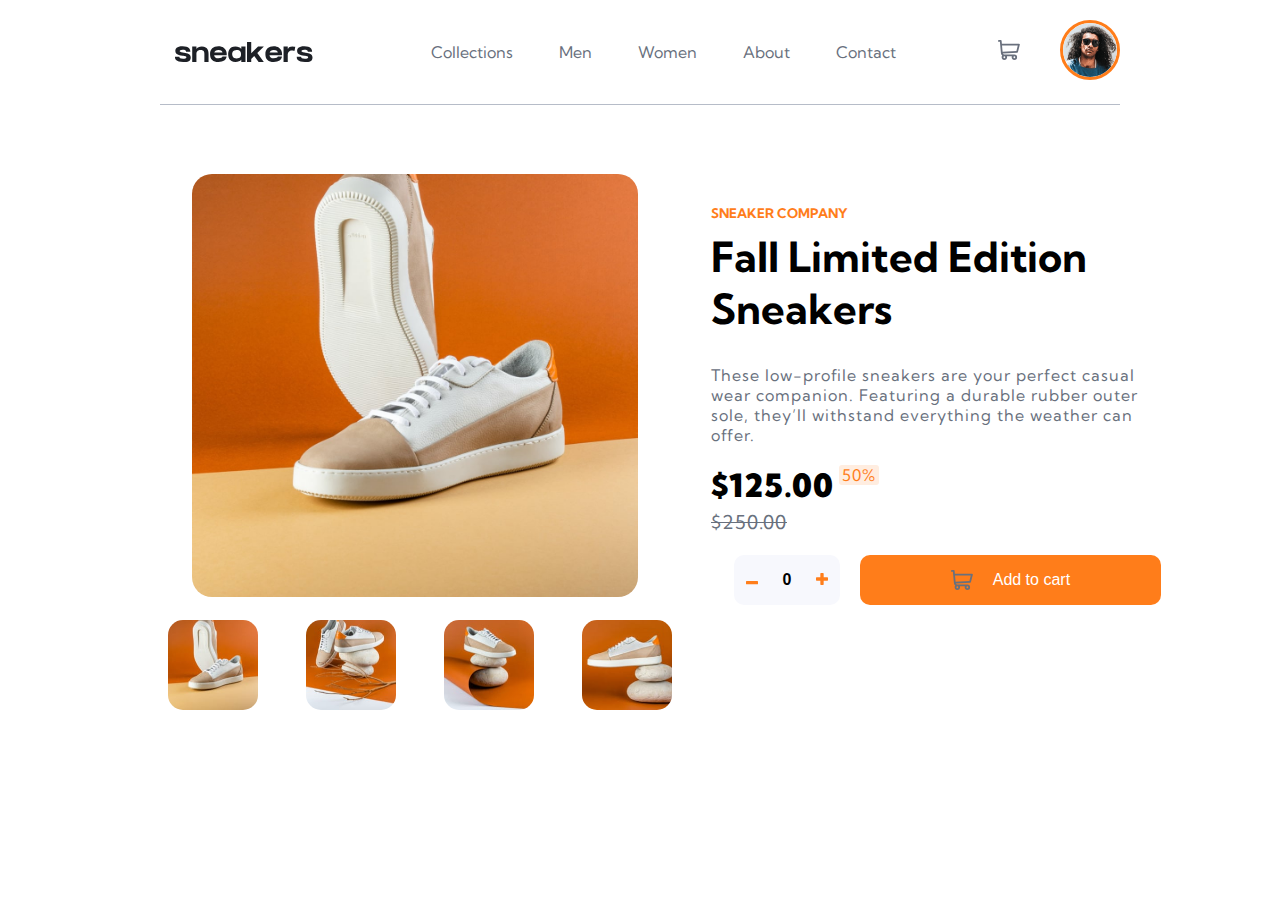
<file: index.html>
<!DOCTYPE html>
<html lang="en">
<head>
  <meta charset="UTF-8">
  <meta name="viewport" content="width=device-width, initial-scale=1.0"> <!-- displays site properly based on user's device -->
  <link rel="icon" type="image/png" sizes="32x32" href="./images/favicon-32x32.png">
  <link rel="stylesheet" href="index.css">
  <link rel="preconnect" href="https://fonts.googleapis.com">
<link rel="preconnect" href="https://fonts.gstatic.com" crossorigin>
<link href="https://fonts.googleapis.com/css2?family=Kumbh+Sans:wght@100..900&display=swap" rel="stylesheet">
  <title>Frontend Mentor | E-commerce product page</title>
</head>
<body>
  <div class="navbar">
    <div class="leftSide">
      <svg onclick="showMenu()" width="16" height="15" xmlns="http://www.w3.org/2000/svg"><path d="M16 12v3H0v-3h16Zm0-6v3H0V6h16Zm0-6v3H0V0h16Z" fill="#69707D" fill-rule="evenodd"/></svg>
      <img src="../images/logo.svg" alt="">
    </div>
    <div class="links">
    <ul>
      <li><a href="">Collections</a></li>
      <li><a href="">Men</a></li>
      <li><a href="">Women</a></li>
      <li><a href="">About</a></li>
      <li><a href="">Contact</a></li>
    </ul>
    </div>
    <div class="rigthLinks">
      <div class="dropdown">
      <button class="dropdown-btn"><img src="./images/icon-cart.svg" alt=""></button>
      <div class="dropdown-content">
        <div class="cart">
          <h4>Cart</h4>
        </div>
        <p class="empty change">Your cart is empty.</p>
      </div>
    </div>
      <div class="user">
      <img src="./images/image-avatar.png" alt="user">
    </div>
    </div>
  </div>
   <div class="sidebar">
    <div class="leftSide"><svg onclick="hideSidebar()" width="14" height="15" xmlns="http://www.w3.org/2000/svg"><path d="m11.596.782 2.122 2.122L9.12 7.499l4.597 4.597-2.122 2.122L7 9.62l-4.595 4.597-2.122-2.122L4.878 7.5.282 2.904 2.404.782l4.595 4.596L11.596.782Z" fill="#69707D" fill-rule="evenodd"/></svg>
    </div>
    <div class="links">
    <ul>
      <li><a href="">Collections</a></li>
      <li><a href="">Men</a></li>
      <li><a href="">Women</a></li>
      <li><a href="">About</a></li>
      <li><a href="">Contact</a></li>
    </ul>
    </div>
    </div>
  <div class="galeriesContent">
    <div id="galerie">
      <dl id="photo">
        <dd><img id="la_photo" src="./images/image-product-1.jpg" alt="photo Sneakers" width="300px"></dd>
      </dl>
      <ul id="galerie_mini">
        <li><a hreflang="./images/image-product-1.jpg"><img src="./images/image-product-1-thumbnail.jpg" alt=""></a></li>
        <li><a hreflang="./images/image-product-2.jpg"><img src="./images/image-product-2-thumbnail.jpg" alt=""></a></li>
        <li><a hreflang="./images/image-product-3.jpg"><img src="./images/image-product-3-thumbnail.jpg" alt=""></a></li>
        <li><a hreflang="./images/image-product-4.jpg"><img src="./images/image-product-4-thumbnail.jpg" alt=""></a></li>
      </ul>
    </div>
    <div class="details">
      <h5>Sneaker company </h5>
      <h1 class="titleSneaker">Fall Limited Edition Sneakers</h1>
      <p>These low-profile sneakers are your perfect casual wear companion. Featuring a 
       durable rubber outer sole, they’ll withstand everything the weather can offer.</p>
       <div class="redPrix">
       <p class="prix">$125.00</p>
       <p class="reduction">50%</p>
       </div>
       <p class="realPrice">$250.00</p>
       <div class="buttons">
       <button class="btn btnMoins"><img src="./images/icon-minus.svg" alt=""></button>
       <button class="btn num">0</button>
       <button class="btn btnPlus"><img src="./images/icon-plus.svg" alt=""></button>
       <button class="btn-shop"><img src="./images/icon-cart.svg" alt="">Add to cart</button>
       </div>
    </div>
  </div>
  <script src="index.js"></script>
</body>
</html>
</file>
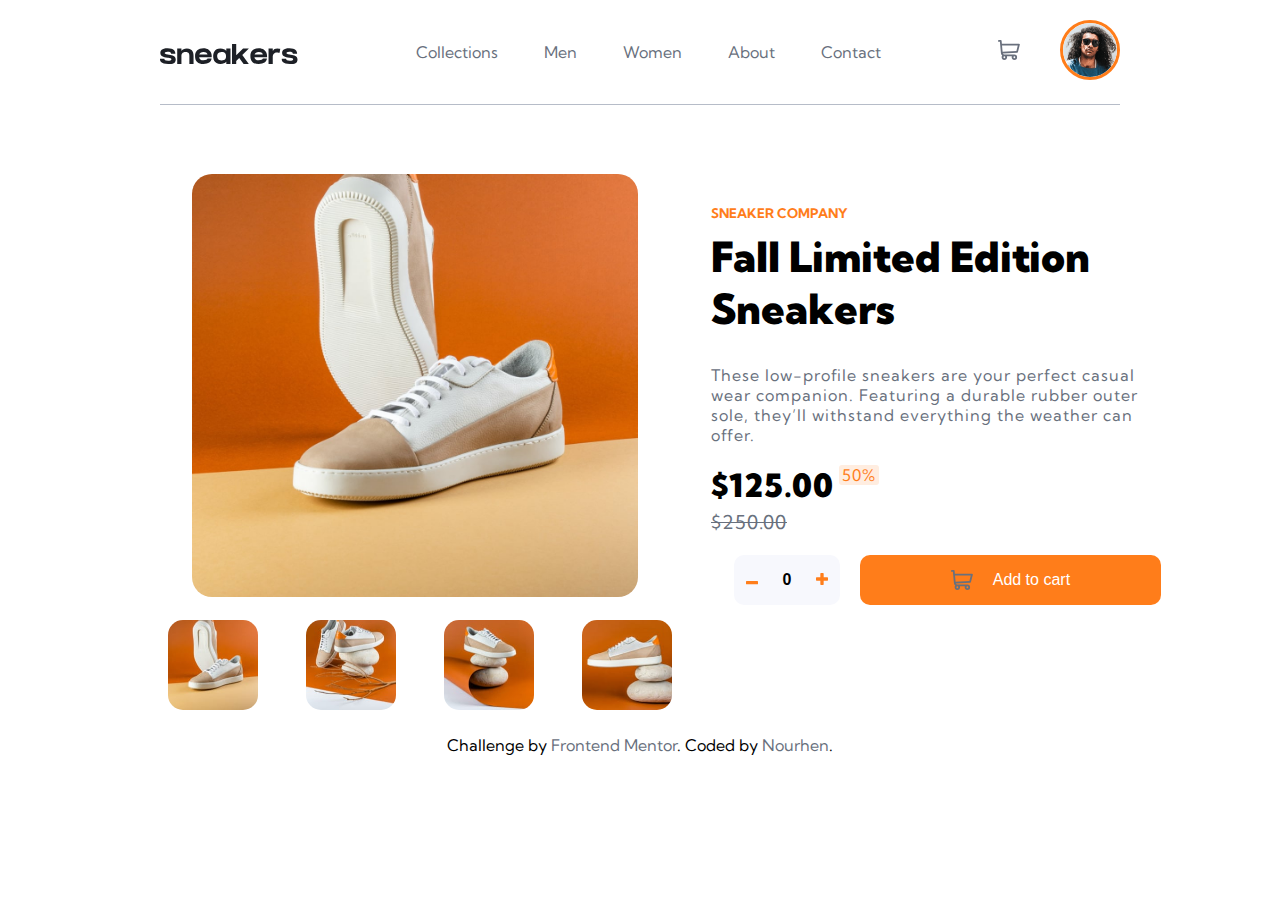
<file: src/index.html>
<!DOCTYPE html>
<html lang="en">
<head>
  <meta charset="UTF-8">
  <meta name="viewport" content="width=device-width, initial-scale=1.0"> <!-- displays site properly based on user's device -->
  <link rel="icon" type="image/png" sizes="32x32" href="./images/favicon-32x32.png">
  <link rel="stylesheet" href="index.css">
  <link rel="preconnect" href="https://fonts.googleapis.com">
<link rel="preconnect" href="https://fonts.gstatic.com" crossorigin>
<link href="https://fonts.googleapis.com/css2?family=Kumbh+Sans:wght@100..900&display=swap" rel="stylesheet">
  <title>Frontend Mentor | E-commerce product page</title>
</head>
<body>
  <div class="navbar">
    <h1><img src="../images/logo.svg" alt=""></h1>
    <div class="links">
    <ul>
      <li><a href="">Collections</a></li>
      <li><a href="">Men</a></li>
      <li><a href="">Women</a></li>
      <li><a href="">About</a></li>
      <li><a href="">Contact</a></li>
    </ul>
    </div>
    <div class="rigthLinks">
      <div class="dropdown">
      <button class="dropdown-btn"><img src="../images/icon-cart.svg" alt=""></button>
      <div class="dropdown-content">
        <div class="cart">
          <h4>Cart</h4>
        </div>
        <p class="empty change">Your cart is empty.</p>
      </div>
    </div>
      <div class="user">
      <img src="../images/image-avatar.png" alt="user">
    </div>
    </div>

  </div>
  <div class="galeriesContent">
    <div id="galerie">
      <dl id="photo">
        <dd><img id="la_photo" src="../images/image-product-1.jpg" alt="photo Sneakers" width="300px"></dd>
      </dl>
      <ul id="galerie_mini">
        <li><a hreflang="../images/image-product-1.jpg"><img src="../images/image-product-1-thumbnail.jpg" alt=""></a></li>
        <li><a hreflang="../images/image-product-2.jpg"><img src="../images/image-product-2-thumbnail.jpg" alt=""></a></li>
        <li><a hreflang="../images/image-product-3.jpg"><img src="../images/image-product-3-thumbnail.jpg" alt=""></a></li>
        <li><a hreflang="../images/image-product-4.jpg"><img src="../images/image-product-4-thumbnail.jpg" alt=""></a></li>
      </ul>
    </div>
    <div class="details">
      <h5>Sneaker company </h5>
      <h1 class="titleSneaker">Fall Limited Edition Sneakers</h1>
      <p>These low-profile sneakers are your perfect casual wear companion. Featuring a 
       durable rubber outer sole, they’ll withstand everything the weather can offer.</p>
       <div class="redPrix">
       <p class="prix">$125.00</p>
       <p class="reduction">50%</p>
       </div>
       <p class="realPrice">$250.00</p>
       <div class="buttons">
       <button class="btn btnMoins"><img src="../images/icon-minus.svg" alt=""></button>
       <button class="btn num">0</button>
       <button class="btn btnPlus"><img src="../images/icon-plus.svg" alt=""></button>
       <button class="btn-shop"><img src="../images/icon-cart.svg" alt="">Add to cart</button>
       </div>
    </div>
  </div>
  <div class="attribution">
    Challenge by <a href="https://www.frontendmentor.io?ref=challenge" target="_blank">Frontend Mentor</a>. 
    Coded by <a href="#">Nourhen</a>.
  </div>
  <script src="index.js"></script>
</body>
</html>
</file>
<file: index.css>
:root {
  --orange: hsl(26, 100%, 55%);
  --paleOrange: hsl(25, 100%, 94%);
  --veryDarkBlue: hsl(220, 13%, 13%);
  --darkGrayishBlue: hsl(219, 9%, 45%);
  --grayishBlue: hsl(220, 14%, 75%);
  --lightGrayishBlue: hsl(223, 64%, 98%);
  --white: hsl(0, 0%, 100%);
  --black: hsl(0, 0%, 0%);
   --box-shadow: 0 1px 2px 0 rgba(60, 64, 67, 0.3),
    0 1px 3px 1px rgba(60, 64, 67, 0.15);

}

* {
  margin: 0;
  padding: 0;
  box-sizing: border-box;
}

body {
    font-family: "Kumbh Sans", sans-serif;
    font-size: 16px;
    display: flex;
    flex-direction: column;
    flex-wrap: nowrap;
    align-items: center;
}

.navbar {
 width: 75%;
    display: flex;
    flex-direction: row;
    flex-wrap: nowrap;
    justify-content: space-between;
    align-items: center;
    padding: 20px 0;
    border-bottom: 1px solid var(--grayishBlue);
}
.leftSide {
    display: flex;
    flex-direction: row;
    flex-wrap: nowrap;
    align-items: center;
}
 .navbar .leftSide svg {
  display: none;
 }
 .navbar .leftSide img {
  margin: 0 15px;
 }
 ul {
  list-style: none;
  display: flex;
 }

 li {
  margin: 0 23px;
 }

 a {
  text-decoration: none;
  color: var(--darkGrayishBlue);
 }
.sidebar {
    position: fixed;
    top: 0;
    left: 0;
    min-height: 100vh;
    width: 300px;
    display: none;
    flex-direction: column;
    background: rgba(255, 255, 255, 0.3);
    backdrop-filter: blur(10px);
    justify-content: flex-start;
    align-items: flex-start;
    padding: 30px 25px;
}
.sidebar .links ul {
 display: flex;
 flex-direction: column;
}
.sidebar .links ul  li {
  margin: 20px 105px;
}
.sidebar .links ul  li a:hover {
border-bottom: none;
padding-bottom: 5px;
}
 .links ul li a:hover {
  border-bottom: 3px solid var(--orange);
  padding-bottom: 40px;
  color: black;
  font-weight: 600; 
 }

 .dropdown {
  position: relative;
  display: inline-block;
 }

 .dropdown-content {
    display: none;
    transition: display 0.5s;
    position: absolute;
    z-index: 1;
    right: -129px;
    top: 50px;
    margin-left: 0px;
    background: var(--white);
    width: 360px;
    height: auto;
    text-align: center;
    border-radius: 5px;
    box-shadow: var(--box-shadow);
 }
 .cart {
  text-align: start;
  padding: 20px 10px;
  border-bottom: 1px solid var(--grayishBlue);
 }
 .empty {
  padding: 20px;
 }
 
 .dropdown:hover .dropdown-content {
  display: block;
 }
 .dropdown-btn {
  border: none;
  background: transparent;
 }
 .user > img {
  border: 3px solid var(--orange);
  border-radius: 60px;
  width: 60px;
  margin-left: 40px;
 }
 .rigthLinks {
  display: flex;
  align-items: center;
 }
.galeriesContent {
  height: 600px;
    display: flex;
    align-items: center;
    flex-direction: row;
    flex-wrap: nowrap;

}
 #galerie {
  width: auto;
  background: var(--white);
  border-radius: 5px;
  margin-top: 25px;
  padding: 15px;
  text-align: center;
 }

 #galerie_mini {
  margin: 0;
  margin-left: 10px;
  padding: 0;
  list-style: none;
 }

 #galerie_mini li {
  float: left;

 }
 #galerie_mini li a img:hover {
  border: 2px solid var(--orange);
  opacity: 0.5;
 }

 #galerie_mini li a img {
  margin: 2px 1px;
  border-radius: 15px;
  width: 90px;
 }

 #la_photo {
  margin-top: 54px;
    width: 446px;
    height: 423px;
    border-radius: 20px;
    margin-bottom: 17px;
 }

 .details {
  width: 450px;
  display: flex;
  flex-direction: column;
 }

  .details h5 {
    text-transform: uppercase;
    color: var(--orange);
  }

  .details h1 {
    margin-top: 10px;
    font-size: 2.6rem;
    margin-bottom: 10px;
  }

  .details p {
    color: var(--darkGrayishBlue);
    font-size: 1rem;
    margin-top: 20px;
    letter-spacing: 1px;
  }
   .details .redPrix {
    display: flex;
   }
  .details .redPrix .prix {
    font-weight: 900;
    font-size: 2rem;
    color: black;
  }

  .details .redPrix .reduction {
    margin-left: 5px;
    background: var(--paleOrange);
    color: var(--orange);
    width: 40px;
    height: 20px;
    border-radius: 3px;
    text-align: center;
  }

  .details .realPrice {
    font-size: 1.2rem;
    margin-top: 5px;
    text-decoration: line-through;
  }

  .buttons {
    display: flex;
    flex-direction: row;
    align-items: center;
    justify-content: flex-start;
    flex-wrap: nowrap;
    margin: 21px 0 0 23px;
  }

  .buttons .btn {
    width: 50px;
    height: 50px;
    border: none;
    cursor: pointer;
    background: var(--lightGrayishBlue);

  }

  .buttons .btnMoins {
    border-top-left-radius: 10px;
    border-bottom-left-radius: 10px;
     }
    .buttons .btnMoins:hover, .btnPlus:hover,  .btn-shop:hover {
      opacity: 0.5;
    }
     .buttons .btnPlus {
    border-top-right-radius: 10px;
    border-bottom-right-radius: 10px;
    margin-right: 20px;
     }

     .buttons .num {
      font-weight: 600;
      font-size: 1rem;

     }

  .buttons .btn-shop {
    display: flex;
    width: 100%;
    height: 50px;
    color: var(--white);
    background: var(--orange);
    border: none;
    text-align: center;
    border-radius: 10px;
    font-size: 1rem;
    font-weight: 500;
    align-items: center;
    justify-content: center;
    flex-direction: row;
    flex-wrap: nowrap;
    cursor: pointer;
     }

     .buttons .btn-shop img {
      margin-right: 20px;
      color: white;
     }

     .attribution {
      margin-top: 30px;
     }

     .divPannier {
      display: flex;
      flex-direction: column;
     }
     .contentDiv {
      display: flex;
      justify-content: space-evenly;
      align-items: start;
      padding: 5px;

     }
     .contentDiv img {
      width: 60px;
      height: 60px;
      border-radius: 5px;
     }

     .detail {
      display: flex;
      justify-content: center;
      align-items: center;
     }
     
     .detail .detailText {
      color: var(--darkGrayishBlue);
      margin: 2px;
      font-size: 1rem;
      text-align: center;

     }

     .detail .detailText p strong {
      color: black;
     }

     .detail .deletePannier button {
      border: none;
      background: white;
      margin-left: 10px;
      margin-top: 5px;
     }

     .detail .deletePannier button img {
      width: 20px;
      height: 20px;
     }


     .btn-chekout {
      display: flex;
    width: 100%;
    height: 50px;
    color: var(--white);
    background: var(--orange);
    border: none;
    text-align: center;
    border-radius: 10px;
    font-size: 1rem;
    font-weight: 500;
    align-items: center;
    justify-content: center;
    flex-direction: row;
    flex-wrap: nowrap;
    cursor: pointer;
     }

     @media (max-width: 480px) {
      .navbar {
        width: 100%;
        padding: 20px 15px;
      }
      .navbar .leftSide svg {
        display: inherit;
        margin-left: 5px;
      }
      .navbar ul li {
        display: none;
      }
      .user > img {
    border: 3px solid var(--orange);
    border-radius: 60px;
    width: 35px;
    margin-left: 15px;
}
.sidebar {
  width: 100%;
}
.galeriesContent {
    height: 600px;
    display: flex;
    align-items: stretch;
    flex-direction: column;
    flex-wrap: nowrap;
}
#galerie_mini li a img {
   display: none;
}
#la_photo {
    margin: 0;
    width: 100%;
    height: 100%;
    border-radius: 0;
}
.details {
    width: 100%;
    display: flex;
    flex-direction: column;
    padding: 20px 0px 20px 20px;
}
.buttons {
    margin: 15px 20px 0 3px;
}
.dropdown-content {
    right: -50px;
    top: 50px;
    width: 340px;
}
#galerie {
    width: auto;
    background: var(--white);
    border-radius: 5px;
    margin-top: 0;
    padding: 0;
    text-align: center;
}
}

@media (min-width: 481px) and (max-width: 1025px) {
  .navbar {
    width: 100%;
    padding: 20px;
}
.dropdown-content {
    right: -43px;
    top: 46px;
    width: 380px;
}
.links ul li {
    margin: 0 12px;
}
  .galeriesContent {
        height: 100%;
    flex-direction: column;
    margin-bottom: 40px;
}
#galerie {
    margin-top: 10px;
    padding: 0 0 30px 0;
}
.details {
    width: 84%;
}
}
</file>
<file: src/index.css>
:root {
  --orange: hsl(26, 100%, 55%);
  --paleOrange: hsl(25, 100%, 94%);
  --veryDarkBlue: hsl(220, 13%, 13%);
  --darkGrayishBlue: hsl(219, 9%, 45%);
  --grayishBlue: hsl(220, 14%, 75%);
  --lightGrayishBlue: hsl(223, 64%, 98%);
  --white: hsl(0, 0%, 100%);
  --black: hsl(0, 0%, 0%);
   --box-shadow: 0 1px 2px 0 rgba(60, 64, 67, 0.3),
    0 1px 3px 1px rgba(60, 64, 67, 0.15);

}

* {
  margin: 0;
  padding: 0;
  box-sizing: border-box;
}

body {
    font-family: "Kumbh Sans", sans-serif;
    font-size: 16px;
    display: flex;
    flex-direction: column;
    flex-wrap: nowrap;
    align-items: center;
}

.navbar {
 width: 75%;
    display: flex;
    flex-direction: row;
    flex-wrap: nowrap;
    justify-content: space-between;
    align-items: center;
    padding: 20px 0;
    border-bottom: 1px solid var(--grayishBlue);
}
h1 {
  font-weight: 900;
}
 ul {
  list-style: none;
  display: flex;
 }

 li {
  margin: 0 23px;
 }

 a {
  text-decoration: none;
  color: var(--darkGrayishBlue);
 }

 .links ul li a:hover {
  border-bottom: 3px solid var(--orange);
  padding-bottom: 40px;
  color: black;
  font-weight: 600; 
 }

 .dropdown {
  position: relative;
  display: inline-block;
 }

 .dropdown-content {
    display: none;
    transition: display 0.5s;
    position: absolute;
    z-index: 1;
    right: -129px;
    top: 50px;
    margin-left: 0px;
    background: var(--white);
    width: 360px;
    height: auto;
    text-align: center;
    border-radius: 5px;
    box-shadow: var(--box-shadow);
 }
 .cart {
  text-align: start;
  padding: 20px 10px;
  border-bottom: 1px solid var(--grayishBlue);
 }
 .empty {
  padding: 20px;
 }
 
 .dropdown:hover .dropdown-content {
  display: block;
 }
 .dropdown-btn {
  border: none;
  background: transparent;
 }
 .user > img {
  border: 3px solid var(--orange);
  border-radius: 60px;
  width: 60px;
  margin-left: 40px;
 }
 .rigthLinks {
  display: flex;
  align-items: center;
 }
.galeriesContent {
  height: 600px;
    display: flex;
    align-items: center;
    flex-direction: row;
    flex-wrap: nowrap;

}
 #galerie {
  width: auto;
  background: var(--white);
  border-radius: 5px;
  margin-top: 25px;
  padding: 15px;
  text-align: center;
 }

 #galerie_mini {
  margin: 0;
  margin-left: 10px;
  padding: 0;
  list-style: none;
 }

 #galerie_mini li {
  float: left;

 }
 #galerie_mini li a img:hover {
  border: 2px solid var(--orange);
  opacity: 0.5;
 }

 #galerie_mini li a img {
  margin: 2px 1px;
  border-radius: 15px;
  width: 90px;
 }

 #la_photo {
  margin-top: 54px;
    width: 446px;
    height: 423px;
    border-radius: 20px;
    margin-bottom: 17px;
 }

 .details {
  width: 450px;
  display: flex;
  flex-direction: column;
 }

  .details h5 {
    text-transform: uppercase;
    color: var(--orange);
  }

  .details h1 {
    margin-top: 10px;
    font-size: 2.6rem;
    margin-bottom: 10px;
  }

  .details p {
    color: var(--darkGrayishBlue);
    font-size: 1rem;
    margin-top: 20px;
    letter-spacing: 1px;
  }
   .details .redPrix {
    display: flex;
   }
  .details .redPrix .prix {
    font-weight: 900;
    font-size: 2rem;
    color: black;
  }

  .details .redPrix .reduction {
    margin-left: 5px;
    background: var(--paleOrange);
    color: var(--orange);
    width: 40px;
    height: 20px;
    border-radius: 3px;
    text-align: center;
  }

  .details .realPrice {
    font-size: 1.2rem;
    margin-top: 5px;
    text-decoration: line-through;
  }

  .buttons {
    display: flex;
    flex-direction: row;
    align-items: center;
    justify-content: flex-start;
    flex-wrap: nowrap;
    margin: 21px 0 0 23px;
  }

  .buttons .btn {
    width: 50px;
    height: 50px;
    border: none;
    cursor: pointer;
    background: var(--lightGrayishBlue);

  }

  .buttons .btnMoins {
    border-top-left-radius: 10px;
    border-bottom-left-radius: 10px;
     }
    .buttons .btnMoins:hover, .btnPlus:hover,  .btn-shop:hover {
      opacity: 0.5;
    }
     .buttons .btnPlus {
    border-top-right-radius: 10px;
    border-bottom-right-radius: 10px;
    margin-right: 20px;
     }

     .buttons .num {
      font-weight: 600;
      font-size: 1rem;

     }

  .buttons .btn-shop {
    display: flex;
    width: 100%;
    height: 50px;
    color: var(--white);
    background: var(--orange);
    border: none;
    text-align: center;
    border-radius: 10px;
    font-size: 1rem;
    font-weight: 500;
    align-items: center;
    justify-content: center;
    flex-direction: row;
    flex-wrap: nowrap;
    cursor: pointer;
     }

     .buttons .btn-shop img {
      margin-right: 20px;
      color: white;
     }

     .attribution {
      margin-top: 30px;
     }

     .divPannier {
      display: flex;
      flex-direction: column;
     }
     .contentDiv {
      display: flex;
      justify-content: space-evenly;
      align-items: center;
      padding: 5px;

     }
     .contentDiv img {
      width: 60px;
      height: 60px;
      border-radius: 5px;
     }

     .detail {
      display: flex;
      justify-content: center;
     }
     
     .detail .detailText {
      color: var(--darkGrayishBlue);

     }

     .detail .detailText p strong {
      color: black;
     }

     .detail .deletePannier button {
      border: none;
      background: white;
      margin-left: 5px;
     }

     .detail .deletePannier button img {
      width: 20px;
      height: 20px;
     }


     .btn-chekout {
      display: flex;
    width: 100%;
    height: 50px;
    color: var(--white);
    background: var(--orange);
    border: none;
    text-align: center;
    border-radius: 10px;
    font-size: 1rem;
    font-weight: 500;
    align-items: center;
    justify-content: center;
    flex-direction: row;
    flex-wrap: nowrap;
    cursor: pointer;
     }
</file>
